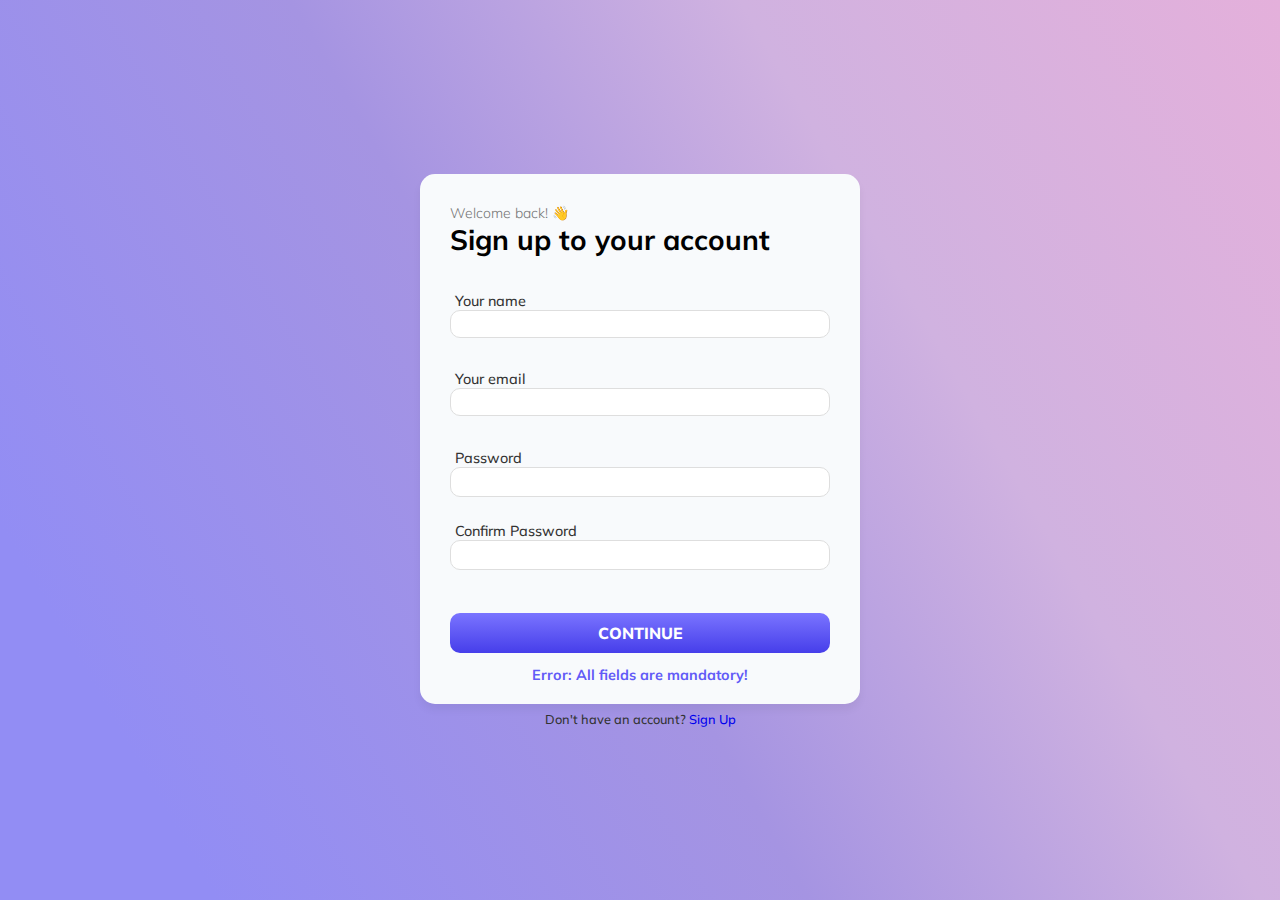
<file: index.html>
<!DOCTYPE html>
<html lang="en">
  <head>
    <meta charset="UTF-8" />
    <meta name="viewport" content="width=device-width, initial-scale=1.0" />
    <link rel="shortcut icon" href="./assets/imgs/login_7856126.ico" type="image/x-icon" />
    <link rel="stylesheet" href="style.css" />
    <link rel="stylesheet" href="background.css">
    <link
      rel="stylesheet"
      href="https://cdnjs.cloudflare.com/ajax/libs/font-awesome/6.4.2/css/all.min.css"
      integrity="sha512-z3gLpd7yknf1YoNbCzqRKc4qyor8gaKU1qmn+CShxbuBusANI9QpRohGBreCFkKxLhei6S9CQXFEbbKuqLg0DA=="
      crossorigin="anonymous"
      referrerpolicy="no-referrer"
    />
    <title>User Authentication</title>
  </head>
  <body id="body">
    <section id="bg_animation_wrapper">
        <!-- <div class="box_shape"></div>
        <div class="box_shape"></div>
        <div class="box_shape"></div>
        <div class="box_shape"></div>
        <div class="box_shape"></div>
        <div class="box_shape"></div>
        <div class="box_shape"></div>
        <div class="box_shape"></div>
        <div class="box_shape"></div> -->
    </section>
    <main>
        <form id="sign_in_form">
            <div>
                <p>Welcome back! 👋</p>
                <h1>Sign up to your account</h1>
            </div>
            <!-- 1 -->
            <div>
                <label for="user_name">Your name</label><br>
                <input type="text" id="user_name" name="user_name">
            </div>
            <!-- 2 -->
            <div>
                <label for="user_email">Your email</label><br>
                <input type="email" id="user_email" name="user_email">
            </div>
            <!-- 3 -->
            <div>
                <label for="user_password">Password</label>
                <div class="password">
                    <input type="password" name="user_password" id="user_password" class="password-input">
                    <button id="password-eye" title="show password"><i class="fa-regular fa-eye"></i></button>
                </div>
            </div>
            
            <!-- 4 -->
            <div>
                <label for="confirm_password">Confirm Password</label>
                <div class="password">
                    <input type="password" name="confirm_password" id="confirm_password" class="password-input">
                    <button id="confirm_eye" title="show password"><i class="fa-regular fa-eye"></i></button>
                </div>
            </div>
            
            <!-- 5 -->
            <button id="submitBtn" class="btn submit_btn">CONTINUE</button>
            <!-- 6 -->
            <h5 id="error_msg">Error: All fields are mandatory!</h5>
        </form>
        <p class="sign_in_prompt">Don't have an account? <a href="#">Sign Up</a></p>
    </main>
    <script src="script.js"></script>
  </body>
</html>
</file>
<file: style.css>
@import url("https://fonts.googleapis.com/css2?family=Mulish:ital,wght@0,200;0,300;0,400;0,500;0,600;0,700;0,800;1,400;1,500;1,700;1,900&display=swap");

:root {
  --clr_bg_primary_light: #f8fafc;
  --clr_secondary: #625bf7;
  --clr_succes: #5bf7db;
  --linear_grad_secondary: linear-gradient(180deg, #7a74ff 0%, #463eea 100%);
  --shadow_mild: 0px 6px 8px 0px rgba(0, 0, 0, 0.05);
}

* {
  margin: 0;
  padding: 0;
  box-sizing: border-box;
  font-family: "Mulish", sans-serif;
}

body,
html {
  width: 100%;
  height: 100%;
  background: rgb(166, 163, 235);
  background: linear-gradient(
    60deg,
    rgb(146, 141, 244) 12%,
    rgb(165, 148, 226) 45%,
    rgba(208, 178, 224, 1) 70%,
    rgba(228, 176, 219, 1) 100%
  );
}

main {
  position: absolute;
  width: 100%;
  height: 100%;
  background: transparent;
  display: flex;
  align-items: center;
  justify-content: center;
  z-index: 100;
  top: 0;
  left: 0;
  display: flex;
  flex-direction: column;
  gap: 7px;
}

a {
  text-decoration: none;
  /* color: var(--clr_secondary); */
}

input:focus {
  outline: none;
}

input::placeholder {
  padding: 3px;
}

#sign_in_form {
  position: relative;
  padding: 30px;
  background-color: var(--clr_bg_primary_light);
  box-shadow: var(--shadow_mild);
  border-radius: 15px;
  width: 45%;
  height: 70%;
  max-width: 440px;
  max-height: 530px;
  display: flex;
  flex-direction: column;
  justify-content: space-between;
  margin: 0 15px;
  /* gap: 5px; */
}

#sign_in_form p:first-child {
  color: #757575;
  font-size: 14px;
  font-weight: 300;
}

#sign_in_form h1 {
  font-size: 1.75rem;
  font-weight: 700;
  margin-bottom: 10px;
}

#sign_in_form > div > input {
  width: 100%;
  margin-bottom: 7px;
  padding: 5px;
  border-radius: 10px;
  border: 1px solid #dedede;
}

#sign_in_form > div {
  width: 100%;
}

#sign_in_form label {
  color: #333;
  font-size: 0.9rem;
  font-weight: 500;
  margin-left: 5px;
}

#error_msg {
  position: absolute;
  width: 100%;
  bottom: 20px;
  left: 0;
  color: var(--clr_secondary);
  text-align: center;
  font-size: 0.9rem;
  font-weight: 700;
}

.sign_in_prompt {
  color: #333;
  text-align: center;
  font-size: 0.8rem;
  font-weight: 500;
}

.password {
  display: grid;
  grid-template-columns: 1fr auto;
  background-color: white;
  border: 1px solid #dedede;
  padding: 6px;
  border-radius: 10px;
}

.password > input {
  border: none;
  outline: none;
}

.password > button {
  /* appearance: none; */
  border: none;
  background: transparent;
  cursor: pointer;
}

.btn {
  color: white;
  font-size: 1rem;
  font-weight: 800;
  padding: 10px;
  border-radius: 10px;
  background: var(--linear_grad_secondary);
  border: none;
  margin: 20px 0;
  width: 100%;
}

#profile_details_container {
  position: relative;
  padding: 50px 30px;
  background-color: var(--clr_bg_primary_light);
  box-shadow: var(--shadow_mild);
  border-radius: 15px;
  width: 45%;
  height: 70%;
  max-width: 440px;
  max-height: 530px;
  margin: 0 15px;
  display: flex;
  flex-direction: column;
  align-items: center;
  gap: 0.7rem;
}

.page_header {
  color: var(--clr_secondary);
  text-align: center;
  font-size: 1.8rem;
  font-weight: 800;
  margin-bottom: 10px;
}

.logout_btn{
    margin-top: 70px;
}

#profile_details_container > img{
    width: 100px;
    aspect-ratio: 1/1;
    margin: 5px;
}

#profile_details_container > p{
    color: #333;
font-size: 1.1rem;
font-weight: 500;
}

#profile_details_container > p:first-child{
    margin-top: 25px;
}

@media screen and (max-width: 619px) {
  #sign_in_form,
  #profile_details_container {
    width: 90%;
  }
}
</file>
<file: background.css>
#bg_animation_wrapper{
    position: relative;
    width: 100%;
    height: 100%;
    z-index: 0;
    overflow: hidden;
    top: 0;
    left: 0;
}

.box_shape{
    position: absolute;
    bottom: -100px;
    background: var(--clr_secondary);
    opacity: 0.85;
    animation: bubbleAnimate 15s infinite ease;
    aspect-ratio: 1/1;
    border-radius: 50%;
}

.box_shape:nth-child(1){
    width: 70px;
    left: 7%;
    animation-delay: 1s;
}

.box_shape:nth-child(2){
    width: 75px;
    left: 20%;
    animation-delay: 5s;
}

.box_shape:nth-child(3){
    width: 57px;
    left: 40%;
    animation-delay: 9s;
}

.box_shape:nth-child(4){
    width: 75px;
    left: 50%;
    animation-delay: 2s;
}

.box_shape:nth-child(5){
    width: 55px;
    left: 27%;
    animation-delay: 10s;
}

.box_shape:nth-child(6){
    width: 50px;
    left: 65%;
    animation-delay: 5s;
}

.box_shape:nth-child(7){
    width: 65px;
    left: 80%;
    animation-delay: 9s;
}

.box_shape:nth-child(8){
    width: 85px;
    left: 75%;
    animation-delay: 3s;
}

.box_shape:nth-child(9){
    width: 43px;
    left: 5%;
    animation-delay: 9s;
}

@keyframes bubbleAnimate{
    0%{
        bottom: -100px;
        transform: translateX(0);
    }
    50%{
        transform: translateX(150px);
    }
    100%{
        bottom: 1000px;
        transform: translateX(-300px);
    }

}
</file>
